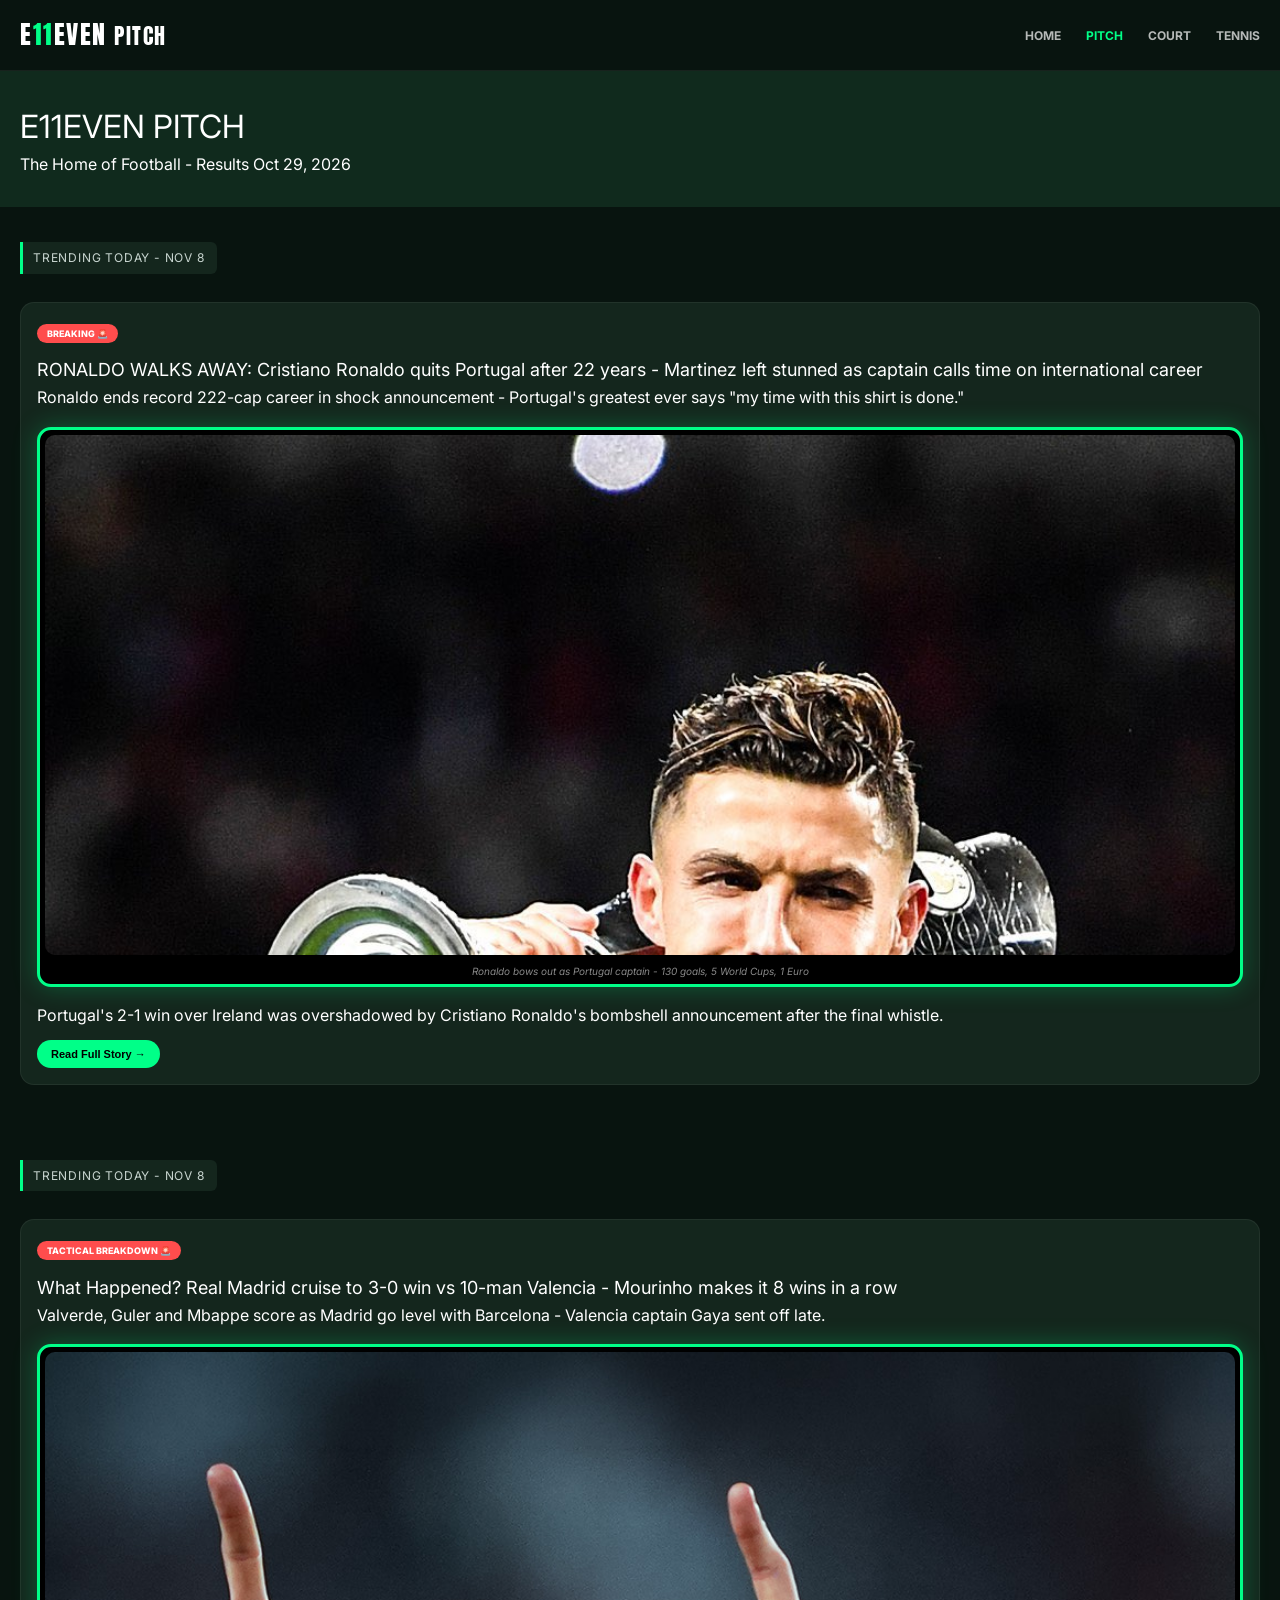
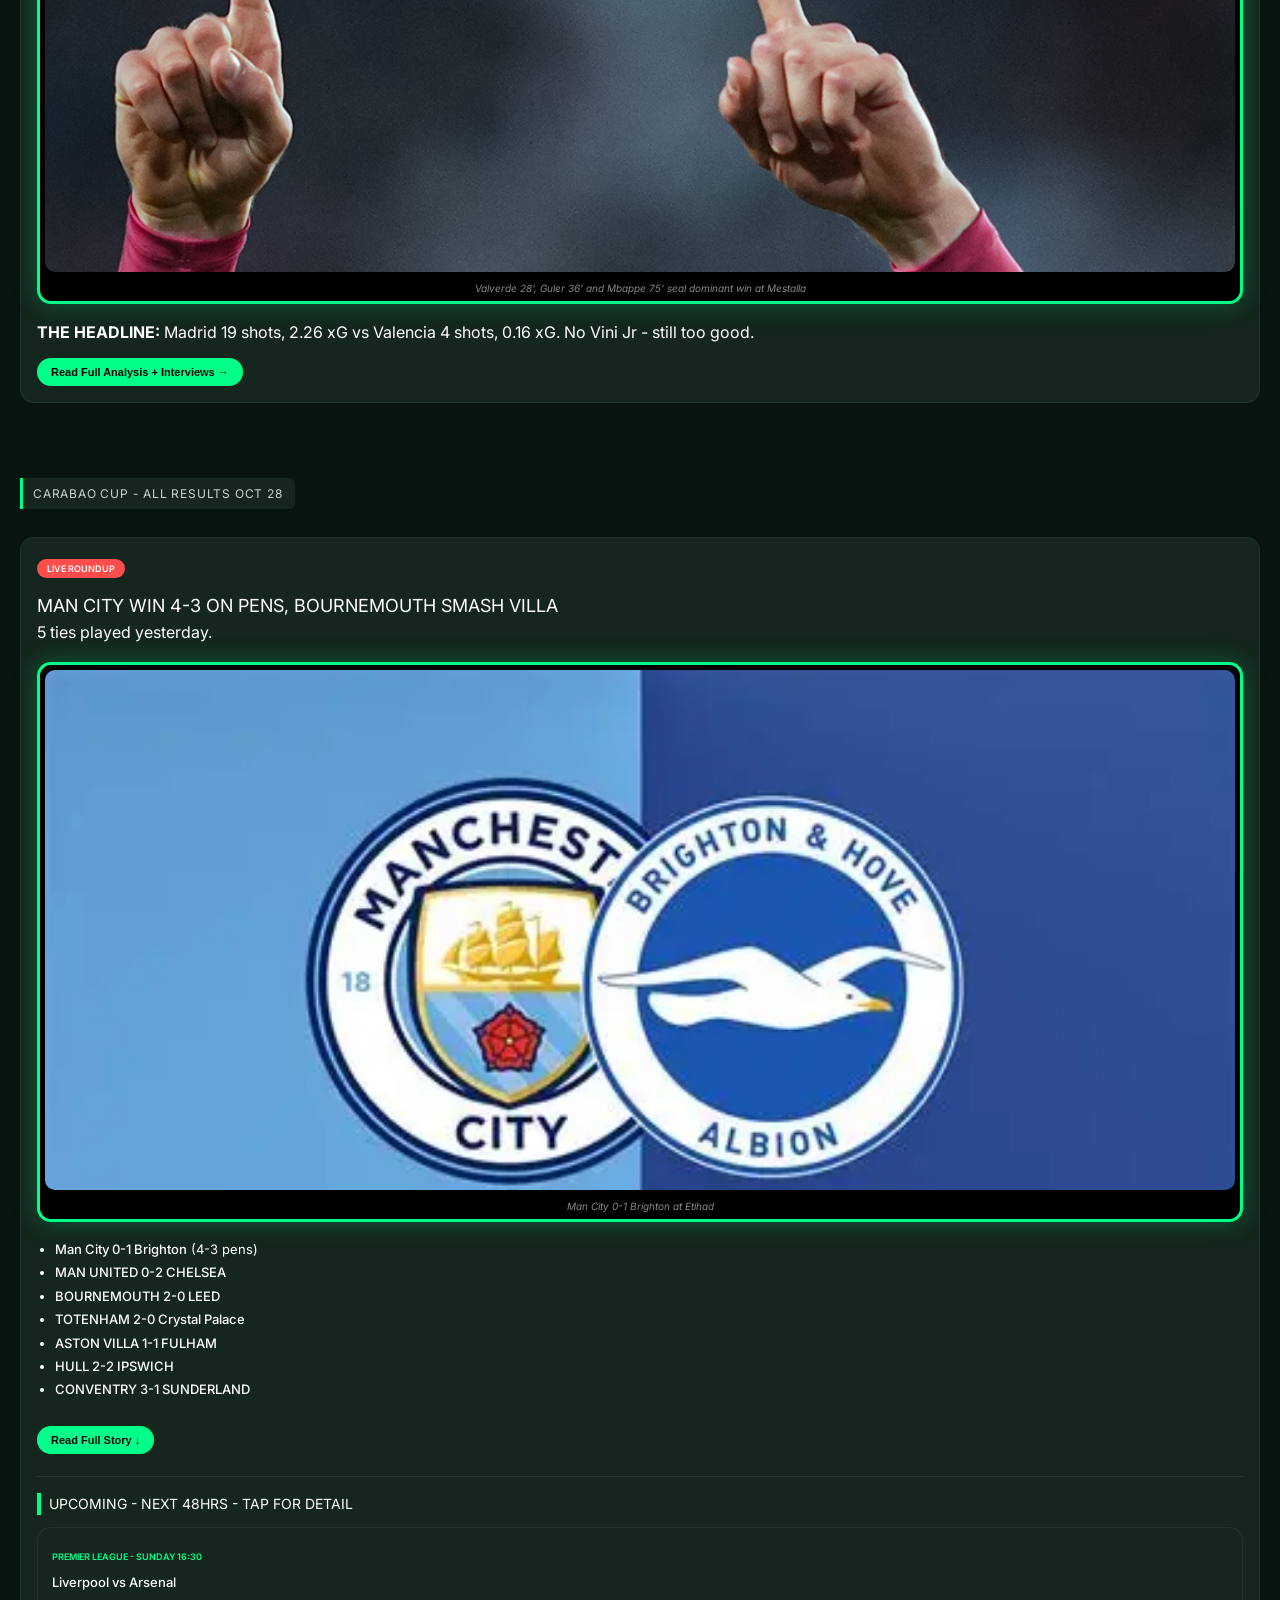
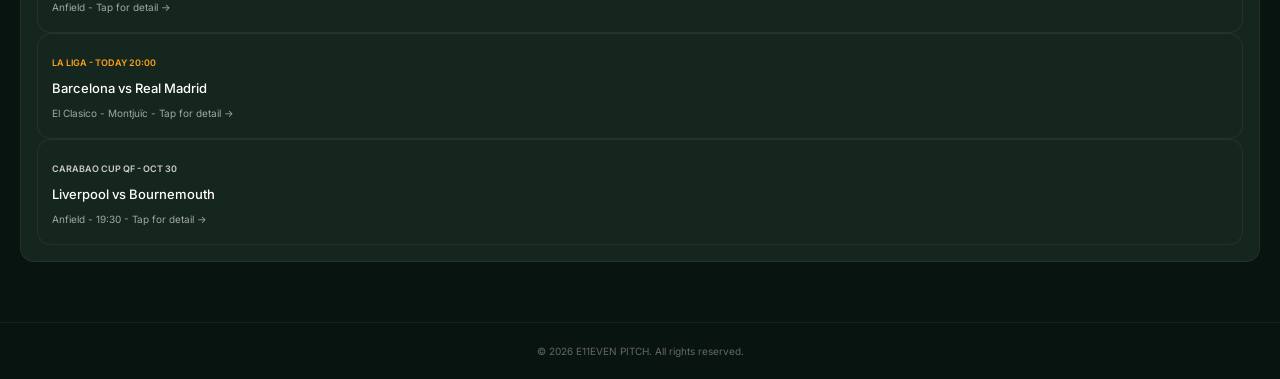
<file: pitch.html>
<!DOCTYPE html>
<html lang="en">
<head>
    <meta charset="UTF-8">
    <meta name="viewport" content="width=device-width, initial-scale=1.0">
    <title>E11EVEN PITCH - Football</title>
    <link rel="stylesheet" href="even.css">
    <style>
        .full-story { display:none; margin-top:16px; border-top:1px solid rgba(255,255,255,0.08); padding-top:16px; animation: fadeIn 0.3s; }
        .full-story.show { display:block; }
        .btn-read { background:#00ff88; color:#000; padding:8px 14px; border-radius:20px; font-weight:600; font-size:11px; border:none; cursor:pointer; margin-top:12px; display:inline-block; }
        .match-detail { display:none; background:#0a1f15; border:1px solid rgba(0,255,136,0.4); border-radius:12px; padding:14px; margin-top:-2px; animation: fadeIn 0.3s; }
        .match-detail.show { display:block; }
        .match-detail h4, .full-story h4 { font-weight:400 !important; font-size:15px !important; font-family:Inter,sans-serif !important; letter-spacing:0.3px !important; }
        .match-detail p, .full-story p, .article-content p { font-weight:400 !important; }
        .section-title, .page-header h1 { font-weight:400 !important; }
        @keyframes fadeIn { from { opacity:0; } to { opacity:1; } }
    </style>
</head>
<body>
    <nav class="navbar">
        <div class="logo">E<span class="eleven">11</span>EVEN <small>PITCH</small></div>
        <ul class="nav-links" id="navLinks">
            <li><a href="index.html">HOME</a></li>
            <li><a href="pitch.html" class="active">PITCH</a></li>
            <li><a href="court.html">COURT</a></li>
            <li><a href="tennis.html">TENNIS</a></li>
        </ul>
        <div class="hamburger" id="hamburger">☰</div>
    </nav>

    <div class="page-header football-bg" style="padding:30px 20px; background:#102a1d;">
        <h1 style="font-family:Inter,sans-serif; font-weight:400;">E<span class="eleven">11</span>EVEN PITCH</h1>
        <p>The Home of Football - Results Oct 29, 2026</p>
    </div>
<!-- RONALDO SECTION - ADDED -->
<section class="news-section" id="ronaldo">
    <h2 class="section-title" style="font-family:Inter,sans-serif; font-weight:400;">TRENDING TODAY - Nov 8</h2>
    <div class="article-content">
        <span style="background:#ff4d4d; color:#fff; padding:4px 10px; border-radius:12px; font-size:9px; font-weight:800;">BREAKING 🚨</span>
        <h2 style="margin-top:12px; font-family:Inter,sans-serif; font-weight:400; font-size:18px;">RONALDO WALKS AWAY: Cristiano Ronaldo quits Portugal after 22 years - Martinez left stunned as captain calls time on international career</h2>
        <p class="lead" style="font-weight:400;">Ronaldo ends record 222-cap career in shock announcement - Portugal's greatest ever says "my time with this shirt is done."</p>
        <figure>
            <img src="images/ronaldo.jpg" onerror="this.src='https://images.unsplash.com/photo-1579952363873-27f3bade9f55?q=80&w=900'" alt="Cristiano Ronaldo Portugal" class="news-img">
            <figcaption>Ronaldo bows out as Portugal captain - 130 goals, 5 World Cups, 1 Euro</figcaption>
        </figure>
        <p style="font-weight:400;">Portugal's 2-1 win over Ireland was overshadowed by Cristiano Ronaldo's bombshell announcement after the final whistle.</p>
        <button class="btn-read" onclick="toggleStory('ronaldoStory', this)">Read Full Story →</button>
        <div id="ronaldoStory" class="full-story">
            <h4 style="border-left:3px solid #ff4d4d; padding-left:10px; color:#ff4d4d;">Portugal 2-1 Ireland - Full Detail + Ronaldo Farewell + Who Replaces Him</h4>
            <p>Roberto Martinez refused to be drawn on Cristiano Ronaldo's shock decision after Portugal sealed qualification with a 2-1 win in Lisbon.</p>
            <p style="margin-top:10px;">Ronaldo started the game, scored the opener in the 31st minute - his 130th international goal - then was substituted in the 78th minute to a standing ovation. Few in the stadium knew what was coming next.</p>
            <p style="margin-top:10px;"><em>"I gave everything. Every drop. For 22 years I wore this shirt like it was my skin," said Ronaldo in a tearful post-match interview. "Today I say goodbye to the national team. Not because I cannot play anymore, but because it is time for the next generation to lead."</em></p>
            <p style="margin-top:10px;">Matters escalated in the press conference. Asked if he had been pushed out, Ronaldo was blunt: <strong style="font-weight:500;">"No one pushed me. This was my decision. I spoke to my family, I spoke to the coach. I leave with my head high."</strong></p>
            <p style="margin-top:10px;">After the announcement, there was a long embrace between Ronaldo and Martinez on the touchline. Asked if he tried to change his mind, Martinez said simply: <strong style="font-weight:500;">"I asked him to stay until the World Cup. He said his story was complete."</strong></p>
            <p style="margin-top:10px;">It is the end of an era. Ronaldo debuted in 2003 against Kazakhstan at 18. He went on to play 222 games, score 130 goals, win Euro 2016 and the Nations League in 2019, and play at 5 World Cups - a record no man has matched.</p>
            <div style="margin-top:16px; background:rgba(255,255,255,0.04); padding:10px; border-radius:8px;">
                <p style="font-size:13px; font-weight:500;">What happens next for Portugal?</p>
                <p style="font-size:12px; margin-top:6px; line-height:1.7;">Martinez was told on Friday that Ronaldo would announce his decision after the Ireland game. The Federation wanted him to stay for one last World Cup, but Ronaldo refused a farewell tour. He insists he will not reverse the decision, even if Portugal reach the final.</p>
                <p style="font-size:12px; margin-top:6px; line-height:1.7;"><em>"We have spoken for weeks. Cristiano is not just a player, he is Portugal," said Martinez, whose side move to top of their qualifying group. "Now we must build a new Portugal without him. That is my job."</em></p>
                <p style="font-size:12px; margin-top:6px; line-height:1.7;">Martinez hailed 25-year-old Goncalo Ramos after his winner against Ireland: "Ramos did really well. He is ready. He deserved this chance." Ramos is now expected to lead the line at the World Cup.</p>
                <p style="font-size:12px; margin-top:6px; line-height:1.7;">Portugal remain without Diogo Dalot and Ruben Neves for the next qualifier, both out with injury.</p>
                <p style="font-size:12px; margin-top:6px; line-height:1.7;"><strong style="font-weight:500;">Who is the new captain?</strong> Bruno Fernandes is favourite to take the armband, with Bernardo Silva as vice-captain. Martinez will announce the new captain on Monday before the squad announcement.</p>
            </div>
        </div>
    </div>
</section>
<!-- REAL MADRID SECTION - ADDED -->
<section class="news-section" id="real-valencia">
    <h2 class="section-title" style="font-family:Inter,sans-serif; font-weight:400;">TRENDING TODAY - Nov 8</h2>
    <div class="article-content">
        <span style="background:#ff4d4d; color:#fff; padding:4px 10px; border-radius:12px; font-size:9px; font-weight:800;">TACTICAL BREAKDOWN 🚨</span>
        <h2 style="margin-top:12px; font-family:Inter,sans-serif; font-weight:400; font-size:18px;">What Happened? Real Madrid cruise to 3-0 win vs 10-man Valencia - Mourinho makes it 8 wins in a row</h2>
        <p class="lead" style="font-weight:400;">Valverde, Guler and Mbappe score as Madrid go level with Barcelona - Valencia captain Gaya sent off late.</p>
        <figure>
            <img src="images/madrid.jpg" onerror="this.src='https://images.unsplash.com/photo-1522778119026-d647f0596c20?q=80&w=900'" alt="Real Madrid vs Valencia" class="news-img">
            <figcaption>Valverde 28', Guler 36' and Mbappe 75' seal dominant win at Mestalla</figcaption>
        </figure>
        <p style="font-weight:400;"><b>THE HEADLINE:</b> Madrid 19 shots, 2.26 xG vs Valencia 4 shots, 0.16 xG. No Vini Jr - still too good.</p>
        <button class="btn-read" onclick="toggleStory('realValenciaStory', this)">Read Full Analysis + Interviews →</button>
        <div id="realValenciaStory" class="full-story">
            <h4 style="border-left:3px solid #ff4d4d; padding-left:10px; color:#ff4d4d;">How Madrid Broke Valencia Down</h4>
            <p><b>1. The Goals:</b> 28' - Mbappe free-kick hits the wall, ball falls to Valverde on edge of box - trademark low drive into bottom-left corner - 1-0. 36' - Bellingham cross from left byline deflects off Pepelu, falls to Guler unmarked at back post - first-time finish - 2-0.</p>
            <p style="margin-top:10px;"><b>2. The Killer Third - 75':</b> Guler turns provider, slips Mbappe through. Mbappe rounds Dimitrievski and taps into empty net - 3-0. His 13th league goal, 17th in 16 games in all competitions, 7th game in a row scoring.</p>
            <p style="margin-top:10px;"><b>3. The Red Card - 79':</b> Gaya jumps into rash last-man challenge on Mbappe - straight red for denial of clear goalscoring chance. Valencia end with 10 men, stuck 19th on 9 points.</p>
            <p style="margin-top:10px;"><b>4. Record:</b> 8 wins in a row in all competitions. 5 straight La Liga wins. Madrid now 30 points - level with Barcelona, who lead on goal difference and have a game in hand vs Atletico on Sunday. Mourinho now has best win % in La Liga history - 97 wins from 126 games.</p>
            
            <h4 style="margin-top:18px; border-left:3px solid #00ff88; padding-left:10px; color:#00ff88;">Post-Match Interviews</h4>
            <p style="margin-top:10px;"><b>Jose Mourinho (Real Madrid boss) to Real Madrid TV:</b> "I love this team. This team looks fantastic to me. Our performance tonight was perfect, absolutely perfect. All the players came in fully focused. The team is improving; I have a positive feeling about it. Another match where we kept a clean sheet. We're defending well and maintaining a high share of possession."</p>
            <p style="margin-top:10px;"><b>Mourinho on the players:</b> "It's them. It's them. The credit goes to them; the credit goes to the players. There is a moment in the second half where we lost the ball, Arda Guler was out of position, and Kylian Mbappe sprinted over to close down the space on the right flank. They show great solidarity, they're very united and this team looks promising."</p>
            <p style="margin-top:10px;"><b>Mourinho on La Liga schedule:</b> "I have to be humble, because they hold the power. I ask them not to do the same thing to us. Sunday, then Wednesday, then Saturday - this makes no sense, it is something of a joke. The players need rest now, but they have to go and join their national teams. I can't control that."</p>
            <p style="margin-top:10px;"><b>Mourinho on what he told Aguirre:</b> "What I said to Aguirre after the game was: 'Don't be sad, because my players are much better than yours.' And it's the truth. The problem isn't Aguirre, because he's a coach with a lot of experience. But the truth is that Real Madrid's players are very good."</p>
            <p style="margin-top:10px;"><b>Javier Aguirre (Valencia boss):</b> Valencia now 19th, a point from safety. Aguirre said the first goal knocked the wind out of them: "The goal and the way we conceded it knocked the wind out of us. Regarding the foul in the build-up to the goal, we agree that it would have been a straight red card if the referee had called it. The 0-2 then became a huge blow."</p>
        </div>
    </div>
</section>

    <section class="news-section">
        <h2 class="section-title" style="font-family:Inter,sans-serif; font-weight:400;">CARABAO CUP - ALL RESULTS OCT 28</h2>
        <div class="article-content">
            <span style="background:#ff4d4d; color:#fff; padding:4px 10px; border-radius:12px; font-size:9px; font-weight:600;">LIVE ROUNDUP</span>
            <h2 style="margin-top:12px; font-family:Inter,sans-serif; font-weight:400; font-size:18px;">MAN CITY WIN 4-3 ON PENS, BOURNEMOUTH SMASH VILLA</h2>
            <p class="lead" style="font-weight:400;">5 ties played yesterday.</p>
            <figure>
                <img src="images/mancity-brighton.webp" alt="Man City" class="news-img">
                <figcaption>Man City 0-1 Brighton at Etihad</figcaption>
            </figure>
            <ul style="font-size:13px; line-height:1.8; padding-left:18px; margin:12px 0; font-weight:400;">
                <li><strong style="font-weight:500;">Man City 0-1 Brighton</strong> (4-3 pens)</li>
                <li><strong style="font-weight:500;">MAN UNITED 0-2 CHELSEA</strong></li>
                <li><strong style="font-weight:500;">BOURNEMOUTH 2-0 LEED</strong></li>
                <li><strong style="font-weight:500;">TOTENHAM 2-0 Crystal Palace</strong></li>
                <li><strong style="font-weight:500;">ASTON VILLA 1-1 FULHAM</strong></li>
                <li><strong style="font-weight:500;">HULL 2-2 IPSWICH</strong></li>
                <li><strong style="font-weight:500;">CONVENTRY 3-1 SUNDERLAND</strong></li>
            </ul>
            <button class="btn-read" onclick="toggleStory('story2', this)">Read Full Story ↓</button>
            <div id="story2" class="full-story">
                <h4 style="border-left:3px solid #ff4d4d; padding-left:10px; color:#ff4d4d;">Premier League Roundup - Oct 31 Full Results</h4>
                <div style="margin-top:16px; border-left:2px solid #6cabdd; padding-left:12px;">
                    <p style="font-size:13px; font-weight:500; color:#6cabdd;">MAN CITY 0-1 BRIGHTON - Etihad Stadium</p>
                    <p style="font-size:12px; margin-top:6px; line-height:1.7;">Biggest shock of the day. Yasin Ayari scored winner in 11th minute - third-man run between Dias and Nunes. First ever Brighton away win at Etihad on 18th attempt.</p>
                    <p style="font-size:12px; margin-top:6px; line-height:1.7;">City 72% possession, 0.8 xG, Haaland 2 touches in box. Second straight league defeat for Maresca after 7 straight wins. Revenge for Brighton after Wednesday's Carabao Cup loss on pens (2-2, 4-3).</p>
                    <p style="font-size:12px; margin-top:6px; line-height:1.7;"><strong style="font-weight:500;">Table:</strong> City 21pts (9 games), Arsenal 21pts (8 games), Brighton 19pts - title wide open.</p>
                </div>
                <div style="margin-top:16px; border-left:2px solid #034694; padding-left:12px;">
                    <p style="font-size:13px; font-weight:500; color:#034694;">CHELSEA 2-0 MAN UTD - Stamford Bridge</p>
                    <p style="font-size:12px; margin-top:6px; line-height:1.7;">Martinez nightmare. Morgan Rogers solo effort 50' - 1-0. Martinez first yellow 59' pulling Rogers, second yellow 63' elbow on Fofana in corner - red card + penalty after VAR. Palmer scores 64' pen - 2-0.</p>
                    <p style="font-size:12px; margin-top:6px; line-height:1.7;"><strong style="font-weight:500;">Man Utd crisis:</strong> 9 games without win. Stay out of relegation zone only because Forest lost. Carrick said: "I've not looked at it. I expect to be in charge for Roma on Tuesday."</p>
                </div>
                <div style="margin-top:16px; border-left:2px solid #132257; padding-left:12px;">
                    <p style="font-size:13px; font-weight:500; color:#132257;">TOTTENHAM 2-0 CRYSTAL PALACE - Tottenham Hotspur Stadium</p>
                    <p style="font-size:12px; margin-top:6px; line-height:1.7;">Mateta straight red 13' for studs-up tackle on Van de Ven. Gray header from Kudus corner 24' - 1-0. Van Hecke rebound from floor 73' after header hit bar - 2-0.</p>
                    <p style="font-size:12px; margin-top:6px; line-height:1.7;"><strong style="font-weight:500;">Record:</strong> 20 corners - new PL record. 34 shots to 2. De Zerbi 3 wins in a row first time since Feb 2025. Spurs up to 8th with 12 points.</p>
                </div>
                <div style="margin-top:16px; border-left:2px solid #da020e; padding-left:12px;">
                    <p style="font-size:13px; font-weight:500; color:#da020e;">BOURNEMOUTH 2-0 LEEDS - Vitality Stadium</p>
                    <p style="font-size:12px; margin-top:6px; line-height:1.7;">Comfortable home win for Iraola's men. Move to 7th. Leeds slip to relegation battle.</p>
                </div>
                <div style="margin-top:16px; border-left:2px solid #e30613; padding-left:12px;">
                    <p style="font-size:13px; font-weight:500; color:#e30613;">BRENTFORD 2-0 NOTTINGHAM FOREST - Gtech</p>
                    <p style="font-size:12px; margin-top:6px; line-height:1.7;">Bees keep clean sheet. Forest remain in bottom three - 5 games without win under Glasner. Poor form continues.</p>
                </div>
                <div style="margin-top:16px; border-left:2px solid #6cabdd; padding-left:12px;">
                    <p style="font-size:13px; font-weight:500; color:#6cabdd;">COVENTRY 3-1 SUNDERLAND - CBS Arena</p>
                    <p style="font-size:12px; margin-top:6px; line-height:1.7;">Coventry move OUT of relegation zone. Sunderland prop up table - still bottom. Régis Le Bris under pressure.</p>
                </div>
                <div style="margin-top:16px; border-left:2px solid #f18a00; padding-left:12px;">
                    <p style="font-size:13px; font-weight:500; color:#f18a00;">HULL 2-2 IPSWICH - MKM Stadium</p>
                    <p style="font-size:12px; margin-top:6px; line-height:1.7;">Entertaining 4-goal draw between two promoted sides. Both share points.</p>
                </div>
                <div style="margin-top:16px; border-left:2px solid #00ff88; padding-left:12px;">
                    <p style="font-size:13px; font-weight:500; color:#00ff88;">ASTON VILLA 1-1 FULHAM - Villa Park (Late Kickoff)</p>
                    <p style="font-size:12px; margin-top:6px; line-height:1.7;">Final game of day - 8pm GMT. Villa needed win to go top four, held at home.</p>
                </div>
                <div style="margin-top:20px; background:rgba(255,255,255,0.04); padding:10px; border-radius:8px;">
                    <p style="font-size:13px; font-weight:500;">SUNDAY HEADLINE - Nov 1</p>
                    <p style="font-size:12px; margin-top:6px; line-height:1.7;"><strong style="font-weight:500;">Liverpool vs Arsenal - Anfield 16:30</strong> Arsenal will replace City as leaders if they avoid defeat. City have 21pts from 9 games, Arsenal 21pts from 8.</p>
                </div>
            </div>

            <div style="margin-top:22px; border-top:1px solid rgba(255,255,255,0.08); padding-top:16px;">
                <h3 style="font-family:Inter,sans-serif; font-size:14px; font-weight:400; margin-bottom:12px; border-left:4px solid #00ff88; padding-left:8px;">UPCOMING - NEXT 48HRS - TAP FOR DETAIL</h3>
                <div style="display:grid; gap:12px;">
                    <div class="match-card" onclick="toggleMatch('match1')" style="cursor:pointer;">
                        <div><span style="font-size:9px; color:#00ff88; font-weight:600;">PREMIER LEAGUE - SUNDAY 16:30</span>
                            <div style="font-weight:500; font-size:13px; margin-top:4px; font-family:Inter,sans-serif;">Liverpool vs Arsenal</div><span style="font-size:10px; opacity:0.6;">Anfield - Tap for detail →</span></div>
                    </div>
                    <div id="match1" class="match-detail">
                        <h4 style="color:#00ff88; border-left:3px solid #00ff88; padding-left:10px;">Liverpool vs Arsenal - Match Detail</h4>
                        <p style="font-size:12px; margin-top:8px; line-height:1.7;"><strong style="font-weight:500;">Kickoff:</strong> Sunday Nov 1, 16:30 WAT - Anfield</p>
                        <p style="font-size:12px; margin-top:8px; line-height:1.7;"><strong style="font-weight:500;">Team News:</strong> Arsenal: Saka major doubt, Odegaard returns. Liverpool: Salah, Isak start.</p>
                        <p style="font-size:12px; margin-top:8px; line-height:1.7;"><strong style="font-weight:500;">Table Impact:</strong> Arsenal top with draw or win. City watching.</p>
                        <p style="font-size:12px; margin-top:8px; line-height:1.7;"><strong style="font-weight:500;">Prediction:</strong> Liverpool 1-1 Arsenal</p>
                    </div>
                </div>
            </div>
                    <div class="match-card" onclick="toggleMatch('match2')" style="cursor:pointer;">
                        <div><span style="font-size:9px; color:#ff9f1c; font-weight:600;">LA LIGA - TODAY 20:00</span><div style="font-weight:500; font-size:13px; margin-top:4px; font-family:Inter,sans-serif;">Barcelona vs Real Madrid</div><span style="font-size:10px; opacity:0.6;">El Clasico - Montjuïc - Tap for detail →</span></div>
                    </div>
                    <div id="match2" class="match-detail" style="background:#1a1400; border-color:#ff7b1c;">
                        <h4 style="color:#ff9f1c; border-left:3px solid #ff7b1c; padding-left:10px;">Barcelona vs Real Madrid - El Clasico Detail</h4>
                        <p style="font-size:12px; margin-top:8px; line-height:1.7;"><strong style="font-weight:500;">Kickoff:</strong> 20:00 WAT - Olympic Stadium Montjuïc</p>
                        <p style="font-size:12px; margin-top:8px; line-height:1.7;"><strong style="font-weight:500;">Team News:</strong> Barca: Lamine Yamal, Lewandowski, Raphinha, Pedri all fit. Madrid: Mbappe, Vinicius Jr, Bellingham start. Courtois in goal.</p>
                        <p style="font-size:12px; margin-top:8px; line-height:1.7;"><strong style="font-weight:500;">Stakes:</strong> Barca lead La Liga by 2 points. El Clasico for top spot.</p>
                        <p style="font-size:12px; margin-top:8px; line-height:1.7;"><strong style="font-weight:500;">Prediction:</strong> Barcelona 2-2 Real Madrid</p>
                    </div>
                    <div class="match-card" onclick="toggleMatch('match3')" style="cursor:pointer;">
                        <div><span style="font-size:9px; color:#ccc; font-weight:600;">CARABAO CUP QF - OCT 30</span><div style="font-weight:500; font-size:13px; margin-top:4px; font-family:Inter,sans-serif;">Liverpool vs Bournemouth</div><span style="font-size:10px; opacity:0.6;">Anfield - 19:30 - Tap for detail →</span></div>
                    </div>
                    <div id="match3" class="match-detail" style="background:#1a1a0a; border-color:#c6ff00;">
                        <h4 style="color:#c6ff00; border-left:3px solid #c6ff00; padding-left:10px;">LIVERPOOL VS BOURNEMOUTH - QUARTER FINAL DETAIL</h4>
                        <p style="font-size:12px; margin-top:8px; line-height:1.7;"><strong style="font-weight:500;">Kickoff:</strong> Oct 30, 19:30 - Anfield - Carabao Cup Quarter-Final</p>
                        <p style="font-size:12px; margin-top:8px; line-height:1.7;"><strong style="font-weight:500;">Form:</strong> Liverpool beat Chelsea 6-5 on pens. Bournemouth smashed Aston Villa 3-0.</p>
                        <p style="font-size:12px; margin-top:8px; line-height:1.7;"><strong style="font-weight:500;">Team News:</strong> Slot to rotate: Isak, Chiesa, Wirtz start. Bournemouth: Kluivert, Evanilson, Tavernier threats.</p>
                        <p style="font-size:12px; margin-top:8px; line-height:1.7;"><strong style="font-weight:500;">Prize:</strong> Winner goes to Semi-Final in January.</p>
                    </div>
                </div>
            </div>
        </div>
    </section>

    <footer><p>&copy; 2026 E11EVEN PITCH. All rights reserved.</p></footer>

    <script>
        const hamburger = document.getElementById('hamburger');
        const navLinks = document.getElementById('navLinks');
        hamburger.addEventListener('click', () => navLinks.classList.toggle('show'));
        function toggleStory(id, btn){
            const el = document.getElementById(id);
            el.classList.toggle('show');
            if(id === 'grealishStory'){
                btn.textContent = el.classList.contains('show') ? 'Hide Updates ↑' : 'Follow Live Updates →';
            } else {
                btn.textContent = el.classList.contains('show') ? 'Hide Full Story ↑' : 'Read Full Story ↓';
            }
            if(el.classList.contains('show')) el.scrollIntoView({behavior:'smooth', block:'start'});
        }
        function toggleMatch(id){
            const el = document.getElementById(id);
            document.querySelectorAll('.match-detail').forEach(m => { if(m.id !== id) m.classList.remove('show'); });
            el.classList.toggle('show');
            if(el.classList.contains('show')) el.scrollIntoView({behavior:'smooth', block:'center'});
        }
    </script>
</body>
</html>
</file>
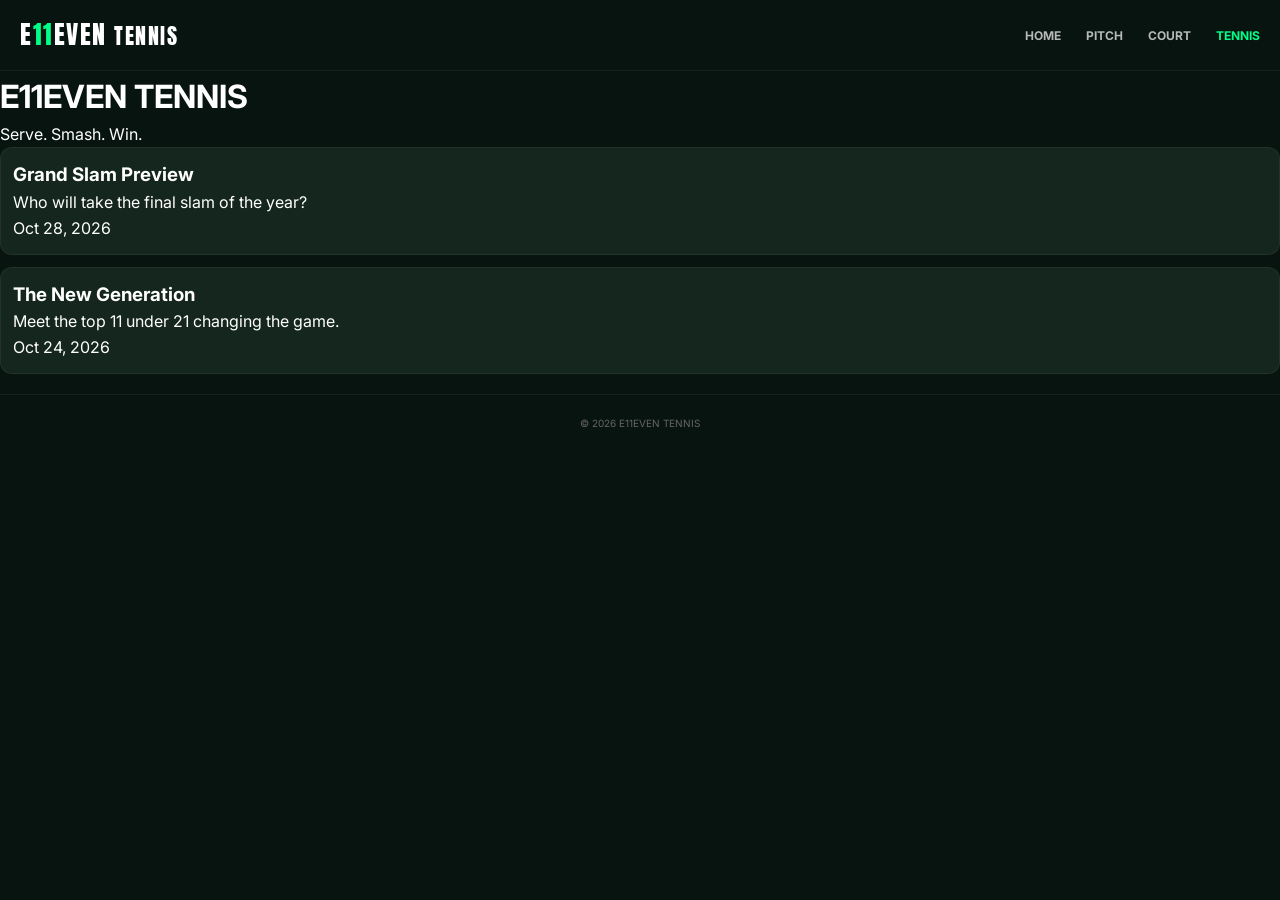
<file: tennis.html>
<!DOCTYPE html>
<html lang="en">
<head>
    <meta charset="UTF-8">
    <meta name="viewport" content="width=device-width, initial-scale=1.0">
    <title>E11EVEN TENNIS</title>
    <link rel="stylesheet" href="even.css">
</head>
<body>
    <nav class="navbar">
        <div class="logo">E<span class="eleven">11</span>EVEN <small>TENNIS</small></div>
        <ul class="nav-links" id="navLinks">
            <li><a href="index.html">HOME</a></li>
            <li><a href="pitch.html">PITCH</a></li>
            <li><a href="court.html">COURT</a></li>
            <li><a href="tennis.html" class="active">TENNIS</a></li>
        </ul>
        <div class="hamburger" id="hamburger">☰</div>
    </nav>
    <div class="page-header tennis-bg"><h1>E<span class="eleven">11</span>EVEN TENNIS</h1><p>Serve. Smash. Win.</p></div>
    <section class="blog-grid">
        <article class="post"><h3>Grand Slam Preview</h3><p>Who will take the final slam of the year?</p><span>Oct 28, 2026</span></article>
        <article class="post"><h3>The New Generation</h3><p>Meet the top 11 under 21 changing the game.</p><span>Oct 24, 2026</span></article>
    </section>
    <footer><p>&copy; 2026 E11EVEN TENNIS</p></footer>
    <script src="script.js"></script>
</body>
</html>
</file>
<file: even.css>
@import url('https://fonts.googleapis.com/css2?family=Anton&family=Inter:wght@400;700;900&display=swap');
* { margin:0; padding:0; box-sizing:border-box; }
html, body { overflow-x:hidden; width:100%; }
body { font-family:'Inter', sans-serif; background:#08140f; color:#fff; line-height:1.6; }
.navbar { display:flex; justify-content:space-between; align-items:center; padding:14px 20px; background:#08140f; position:sticky; top:0; z-index:100; border-bottom:1px solid rgba(255,255,255,0.06); }
.logo { font-family:'Anton'; font-size:26px; letter-spacing:1.5px; color:#fff; } 
.logo .eleven { color:#00ff88; } 
.nav-links { display:flex; list-style:none; gap:25px; }
.nav-links a { color:#fff; text-decoration:none; font-weight:700; font-size:12px; opacity:0.7; transition:0.2s; }
.nav-links a.active, .nav-links a:hover { color:#00ff88; opacity:1; }
.hamburger { display:none; font-size:26px; cursor:pointer; }
.hero { position:relative; height:62vh; display:flex; flex-direction:column; justify-content:flex-end; align-items:flex-start; text-align:left; background: url('https://images.unsplash.com/photo-1489944440615-453fc2b6a9a9?q=80&w=1200') center/cover no-repeat; border-radius:0 0 22px 22px; overflow:hidden; }
.hero::after { content:''; position:absolute; inset:0; background: linear-gradient(to top, #08140f 10%, rgba(8,20,15,0.2) 70%); }
.hero h1 { position:relative; z-index:2; font-family:'Anton'; font-size:38px; line-height:0.95; margin-left:20px; text-transform:uppercase; }
.hero p { position:relative; z-index:2; margin:8px 0 14px 20px; color:#ccc; font-size:12px; opacity:0.8; }
.hero-btns { position:relative; z-index:2; margin-left:20px; margin-bottom:22px; display:flex; gap:10px; }
.btn { padding:9px 18px; text-decoration:none; font-weight:800; border-radius:20px; display:inline-block; font-size:12px; }
.btn-football { background:#c6ff00; color:#000; } 
.btn-basketball { border:1px solid rgba(255,255,255,0.2); background:rgba(255,255,255,0.12); color:#fff; }
.hero::before { content:'THE HOME OF SPORT'; position:absolute; bottom:135px; left:20px; z-index:2; color:#7aff7a; font-size:10px; font-weight:800; letter-spacing:1.5px; }
.match-centre-section { padding:20px; }
.section-head { display:flex; justify-content:space-between; align-items:center; margin-bottom:12px; }
.section-head h2 { font-size:14px; font-weight:800; }
.section-head a { font-size:10px; color:#00ff88; text-decoration:none; font-weight:700; }
.match-card { background:#14261d; border-radius:14px; padding:14px; border:1px solid rgba(255,255,255,0.06); }
.match-top { display:flex; justify-content:space-between; font-size:9px; opacity:0.6; margin-bottom:10px; }
.match-top .live { color:#ff4d4d; font-weight:800; opacity:1; }
.score-row { display:flex; justify-content:space-between; align-items:center; }
.team { display:flex; flex-direction:column; align-items:center; gap:6px; font-size:11px; font-weight:600; }
.team-icon { width:34px; height:34px; background:#fff; border-radius:50%; display:flex; align-items:center; justify-content:center; color:#000; font-weight:900; font-size:10px; }
.score { font-size:22px; font-weight:900; font-family:'Anton'; }
.score-note { font-size:8px; opacity:0.4; text-align:center; margin-top:8px; }
.categories { display:grid; grid-template-columns:1fr; gap:0; padding:0 20px; }
.categories .card { padding:16px; border-radius:14px; cursor:pointer; margin-bottom:12px; border:1px solid rgba(255,255,255,0.06); }
.categories .card h2 { font-size:13px; font-weight:800; }
.categories .card p { font-size:10px; opacity:0.8; }
.card.football { background:#d9f0e6; color:#000; border-color:#00ff88; } 
.card.basketball { background:#ff9f1c; color:#000; } 
.card.tennis { background:#efefef; color:#000; }
.latest { padding:0 20px; width:100%; box-sizing:border-box; }
.blog-grid { display:grid; grid-template-columns:1fr; gap:12px; width:100%; }
.post, .other-card { background:#14261d; padding:12px; border-radius:12px; border:1px solid rgba(255,255,255,0.06); width:100%; box-sizing:border-box; }
.latest img, .latest .latest-main-img {
  width:100% !important;
  max-width:100% !important;
  height:200px !important;
  object-fit:cover !important;
  border-radius:14px !important;
  border:2px solid #00ff88 !important;
  padding:0 !important;
  margin:12px 0 !important;
  display:block !important;
  box-sizing:border-box !important;
}
.news-section { padding:20px; width:100%; box-sizing:border-box; }
.article-content { max-width:100%; margin:20px 0; padding:16px; background:#14261d; border-radius:14px; border:1px solid rgba(255,255,255,0.06); box-sizing:border-box; }
.article-content figure {
  width:100% !important;
  max-width:100% !important;
  border:3px solid #00ff88 !important;
  border-radius:14px !important;
  padding:5px !important;
  background:#000 !important;
  margin:16px 0 !important;
  overflow:hidden !important;
  box-sizing:border-box !important;
  box-shadow:0 0 25px rgba(0,255,136,0.25) !important;
}
.article-content figure img,
.news-img,
img[src*="arsenal"] {
  width:100% !important;
  max-width:100% !important;
  height:auto !important;
  max-height:520px !important;
  display:block !important;
  border:none !important;
  border-radius:10px !important;
  margin:0 !important;
  padding:0 !important;
  object-fit:cover !important;
  object-position:center top !important;
}
.article-content figcaption { font-size:10px; color:#888; text-align:center; margin-top:8px; font-style:italic; }
.section-title {
  font-family: 'Inter', sans-serif !important;
  font-size: 12px !important;
  font-weight: 700 !important;
  color: #c8d5d0 !important;
  background: #14261d;
  display: inline-block;
  padding: 6px 12px 6px 10px;
  border-left: 3px solid #00ff88 !important;
  border-radius: 0 6px 6px 0;
  letter-spacing: 0.8px;
  opacity: 1 !important;
  text-transform: uppercase;
  margin: 15px 0 8px 0;
}footer { text-align:center; padding:20px; background:#08140f; color:#666; border-top:1px solid rgba(255,255,255,0.06); margin-top:20px; font-size:10px; }

/* FIX BLUE LINK */
a.btn-read, .btn-read {
  color: #000 !important;
  background: #00ff88 !important;
  text-decoration: none !important;
  display: inline-block;
  padding: 8px 14px;
  border-radius: 20px;
  font-weight: 700;
  font-size: 11px;
  margin-top: 12px;
  border: none;
}
a.btn-read:visited, a.btn-read:hover, a.btn-read:active {
  color: #000 !important;
  text-decoration: none !important;
}

@media(max-width:768px){
  .nav-links { position:absolute; top:60px; left:0; width:100%; background:#111; flex-direction:column; padding:20px; display:none; }
  .nav-links.show { display:flex; }
  .hamburger { display:block; }
  .hero h1 { font-size:32px; } 
}
</file>
